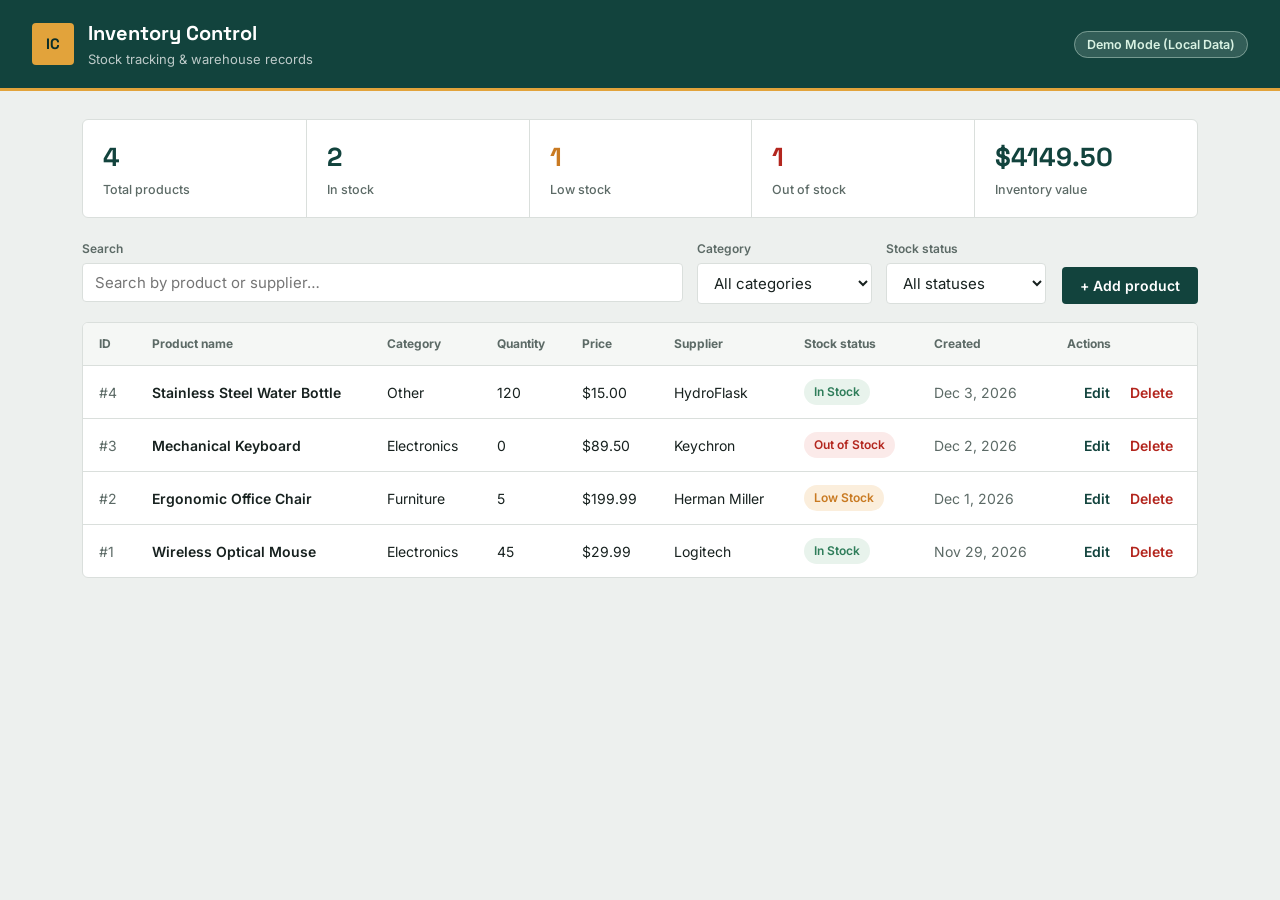
<file: index.html>
<!DOCTYPE html>
<html lang="en">
<head>
<meta charset="UTF-8" />
<meta name="viewport" content="width=device-width, initial-scale=1.0" />
<title>Inventory Control</title>
<link rel="preconnect" href="https://fonts.googleapis.com" />
<link rel="preconnect" href="https://fonts.gstatic.com" crossorigin />
<link href="https://fonts.googleapis.com/css2?family=Space+Grotesk:wght@500;600;700&family=Inter:wght@400;500;600;700&display=swap" rel="stylesheet" />
<link rel="stylesheet" href="css/style.css" />
</head>
<body>

  <!-- Top bar -->
  <header class="topbar">
    <div class="topbar__brand">
      <span class="topbar__mark">IC</span>
      <div>
        <h1 class="topbar__title">Inventory Control</h1>
        <p class="topbar__subtitle">Stock tracking &amp; warehouse records</p>
      </div>
    </div>
    <div class="topbar__meta">
      <span id="apiStatus" class="status-pill status-pill--pending">checking API…</span>
    </div>
  </header>

  <main class="page">

    <!-- Stat strip -->
    <section class="stat-strip" aria-label="Inventory summary">
      <div class="stat-strip__item">
        <span class="stat-strip__value" id="statTotal">0</span>
        <span class="stat-strip__label">Total products</span>
      </div>
      <div class="stat-strip__item">
        <span class="stat-strip__value" id="statInStock">0</span>
        <span class="stat-strip__label">In stock</span>
      </div>
      <div class="stat-strip__item stat-strip__item--warning">
        <span class="stat-strip__value" id="statLowStock">0</span>
        <span class="stat-strip__label">Low stock</span>
      </div>
      <div class="stat-strip__item stat-strip__item--danger">
        <span class="stat-strip__value" id="statOutStock">0</span>
        <span class="stat-strip__label">Out of stock</span>
      </div>
      <div class="stat-strip__item">
        <span class="stat-strip__value" id="statValue">$0.00</span>
        <span class="stat-strip__label">Inventory value</span>
      </div>
    </section>

    <!-- Toolbar -->
    <section class="toolbar">
      <div class="toolbar__filters">
        <div class="field field--search">
          <label for="searchInput" class="field__label">Search</label>
          <input type="text" id="searchInput" placeholder="Search by product or supplier…" autocomplete="off" />
        </div>
        <div class="field">
          <label for="categoryFilter" class="field__label">Category</label>
          <select id="categoryFilter">
            <option value="">All categories</option>
          </select>
        </div>
        <div class="field">
          <label for="statusFilter" class="field__label">Stock status</label>
          <select id="statusFilter">
            <option value="">All statuses</option>
            <option value="In Stock">In Stock</option>
            <option value="Low Stock">Low Stock</option>
            <option value="Out of Stock">Out of Stock</option>
          </select>
        </div>
      </div>
      <button class="btn btn--primary" id="openAddModalBtn" type="button">+ Add product</button>
    </section>

    <!-- Table -->
    <section class="table-wrap">
      <table class="data-table" id="productTable">
        <thead>
          <tr>
            <th data-sort="id">ID</th>
            <th data-sort="product_name">Product name</th>
            <th data-sort="category">Category</th>
            <th data-sort="quantity">Quantity</th>
            <th data-sort="price">Price</th>
            <th data-sort="supplier">Supplier</th>
            <th>Stock status</th>
            <th data-sort="created_date">Created</th>
            <th class="col-actions">Actions</th>
          </tr>
        </thead>
        <tbody id="productTableBody">
          <!-- rows injected by js/app.js -->
        </tbody>
      </table>

      <div class="table-empty" id="tableEmptyState" hidden>
        <p class="table-empty__title">No products found</p>
        <p class="table-empty__hint">Try clearing your filters, or add your first product.</p>
      </div>

      <div class="table-loading" id="tableLoadingState">
        <p>Loading products…</p>
      </div>
    </section>

  </main>

  <!-- Add / Edit modal -->
  <div class="modal-overlay" id="productModalOverlay" hidden>
    <div class="modal" role="dialog" aria-modal="true" aria-labelledby="modalTitle">
      <div class="modal__header">
        <h2 class="modal__title" id="modalTitle">Add product</h2>
        <button class="modal__close" id="closeModalBtn" type="button" aria-label="Close">&times;</button>
      </div>

      <form id="productForm" class="modal__form" novalidate>
        <input type="hidden" id="productId" />

        <div class="form-row">
          <label for="productName">Product name <span class="required">*</span></label>
          <input type="text" id="productName" maxlength="150" required />
          <span class="form-error" id="err-productName"></span>
        </div>

        <div class="form-row form-row--split">
          <div>
            <label for="category">Category <span class="required">*</span></label>
            <select id="category" required></select>
            <span class="form-error" id="err-category"></span>
          </div>
          <div>
            <label for="supplier">Supplier <span class="required">*</span></label>
            <input type="text" id="supplier" maxlength="150" required />
            <span class="form-error" id="err-supplier"></span>
          </div>
        </div>

        <div class="form-row form-row--split">
          <div>
            <label for="quantity">Quantity <span class="required">*</span></label>
            <input type="number" id="quantity" min="0" step="1" required />
            <span class="form-error" id="err-quantity"></span>
          </div>
          <div>
            <label for="price">Price ($) <span class="required">*</span></label>
            <input type="number" id="price" min="0" step="0.01" required />
            <span class="form-error" id="err-price"></span>
          </div>
        </div>

        <div class="form-banner form-banner--error" id="formBanner" hidden></div>

        <div class="modal__footer">
          <button type="button" class="btn btn--ghost" id="cancelModalBtn">Cancel</button>
          <button type="submit" class="btn btn--primary" id="submitBtn">Save product</button>
        </div>
      </form>
    </div>
  </div>

  <!-- Toast notifications -->
  <div id="toastContainer" class="toast-container" aria-live="polite"></div>

  <script src="js/app.js"></script>
</body>
</html>
</file>
<file: css/style.css>
/* =========================================================================
   Inventory Control — design tokens
   Palette drawn from warehouse/industrial materials: deep pine-green
   equipment paint, a mustard/amber hazard accent, and cool concrete-grey
   surfaces — rather than a generic SaaS palette.
   ========================================================================= */
:root {
  --color-bg: #EDF0EE;
  --color-surface: #FFFFFF;
  --color-surface-sunken: #F5F7F5;

  --color-primary: #12433D;
  --color-primary-dark: #0B2E2A;
  --color-primary-tint: #E6EEEC;

  --color-accent: #E2A33B;
  --color-accent-dark: #B87F22;

  --color-text: #17211F;
  --color-muted: #5C6A66;
  --color-border: #DADFDC;

  --color-success: #2F7D5A;
  --color-success-tint: #E8F3EC;
  --color-warning: #C97A22;
  --color-warning-tint: #FBEEDC;
  --color-danger: #B3261E;
  --color-danger-tint: #FBEAE9;

  --font-display: 'Space Grotesk', 'Segoe UI', sans-serif;
  --font-body: 'Inter', 'Segoe UI', sans-serif;

  --radius-sm: 4px;
  --radius-md: 6px;

  --shadow-modal: 0 12px 40px rgba(11, 46, 42, 0.24);
}

* { box-sizing: border-box; }

html, body {
  margin: 0;
  padding: 0;
  background: var(--color-bg);
  color: var(--color-text);
  font-family: var(--font-body);
  font-size: 15px;
  line-height: 1.5;
}

h1, h2, h3 {
  font-family: var(--font-display);
  margin: 0;
}

button, input, select {
  font-family: inherit;
  font-size: inherit;
}

/* =========================================================================
   Top bar
   ========================================================================= */
.topbar {
  display: flex;
  align-items: center;
  justify-content: space-between;
  padding: 18px 32px;
  background: var(--color-primary);
  color: #FFFFFF;
  border-bottom: 3px solid var(--color-accent);
}

.topbar__brand {
  display: flex;
  align-items: center;
  gap: 14px;
}

.topbar__mark {
  display: grid;
  place-items: center;
  width: 42px;
  height: 42px;
  border-radius: var(--radius-sm);
  background: var(--color-accent);
  color: var(--color-primary-dark);
  font-family: var(--font-display);
  font-weight: 700;
  font-size: 15px;
  letter-spacing: 0.02em;
}

.topbar__title {
  font-size: 20px;
  font-weight: 700;
  color: #FFFFFF;
}

.topbar__subtitle {
  margin: 2px 0 0;
  font-size: 13px;
  color: rgba(255, 255, 255, 0.72);
}

.status-pill {
  font-size: 12.5px;
  padding: 5px 12px;
  border-radius: 999px;
  font-weight: 600;
  border: 1px solid transparent;
}

.status-pill--pending {
  background: rgba(255, 255, 255, 0.12);
  color: #FFFFFF;
}

.status-pill--ok {
  background: rgba(255, 255, 255, 0.14);
  color: #D9F2E3;
  border-color: rgba(217, 242, 227, 0.4);
}

.status-pill--error {
  background: rgba(179, 38, 30, 0.85);
  color: #FFF;
}

/* =========================================================================
   Page layout
   ========================================================================= */
.page {
  max-width: 1180px;
  margin: 0 auto;
  padding: 28px 32px 64px;
}

/* Stat strip: a single divided panel, not a row of shadowed cards */
.stat-strip {
  display: grid;
  grid-template-columns: repeat(5, 1fr);
  background: var(--color-surface);
  border: 1px solid var(--color-border);
  border-radius: var(--radius-md);
  overflow: hidden;
  margin-bottom: 22px;
}

.stat-strip__item {
  padding: 18px 20px;
  border-left: 1px solid var(--color-border);
  display: flex;
  flex-direction: column;
  gap: 4px;
}

.stat-strip__item:first-child { border-left: none; }

.stat-strip__value {
  font-family: var(--font-display);
  font-size: 26px;
  font-weight: 700;
  color: var(--color-primary);
}

.stat-strip__item--warning .stat-strip__value { color: var(--color-warning); }
.stat-strip__item--danger .stat-strip__value { color: var(--color-danger); }

.stat-strip__label {
  font-size: 12.5px;
  color: var(--color-muted);
  font-weight: 500;
}

/* =========================================================================
   Toolbar
   ========================================================================= */
.toolbar {
  display: flex;
  align-items: flex-end;
  justify-content: space-between;
  gap: 16px;
  margin-bottom: 18px;
  flex-wrap: wrap;
}

.toolbar__filters {
  display: flex;
  gap: 14px;
  flex-wrap: wrap;
  flex: 1;
}

.field {
  display: flex;
  flex-direction: column;
  gap: 5px;
  min-width: 160px;
}

.field--search { flex: 1; min-width: 220px; }

.field__label {
  font-size: 12px;
  font-weight: 600;
  color: var(--color-muted);
  text-transform: none;
}

.field input,
.field select,
.toolbar select,
.toolbar input {
  padding: 9px 12px;
  border: 1px solid var(--color-border);
  border-radius: var(--radius-sm);
  background: var(--color-surface);
  color: var(--color-text);
}

.field input:focus,
.field select:focus {
  outline: 2px solid var(--color-primary);
  outline-offset: 1px;
  border-color: var(--color-primary);
}

/* =========================================================================
   Buttons
   ========================================================================= */
.btn {
  border: none;
  border-radius: var(--radius-sm);
  padding: 10px 18px;
  font-weight: 600;
  font-size: 14px;
  cursor: pointer;
  transition: transform 0.05s ease, background-color 0.15s ease;
}

.btn:active { transform: translateY(1px); }

.btn--primary {
  background: var(--color-primary);
  color: #FFFFFF;
}
.btn--primary:hover { background: var(--color-primary-dark); }

.btn--ghost {
  background: transparent;
  color: var(--color-text);
  border: 1px solid var(--color-border);
}
.btn--ghost:hover { background: var(--color-surface-sunken); }

.btn--danger-text {
  background: transparent;
  color: var(--color-danger);
  border: none;
  padding: 4px 8px;
  font-weight: 600;
}
.btn--danger-text:hover { text-decoration: underline; }

.btn--edit-text {
  background: transparent;
  color: var(--color-primary);
  border: none;
  padding: 4px 8px;
  font-weight: 600;
}
.btn--edit-text:hover { text-decoration: underline; }

/* =========================================================================
   Table
   ========================================================================= */
.table-wrap {
  background: var(--color-surface);
  border: 1px solid var(--color-border);
  border-radius: var(--radius-md);
  overflow: hidden;
}

.data-table {
  width: 100%;
  border-collapse: collapse;
}

.data-table thead th {
  text-align: left;
  font-size: 12px;
  font-weight: 700;
  color: var(--color-muted);
  background: var(--color-surface-sunken);
  padding: 12px 16px;
  border-bottom: 1px solid var(--color-border);
  white-space: nowrap;
  cursor: pointer;
  user-select: none;
}

.data-table thead th:hover { color: var(--color-primary); }

.data-table tbody td {
  padding: 13px 16px;
  border-bottom: 1px solid var(--color-border);
  font-size: 14px;
  vertical-align: middle;
}

.data-table tbody tr:last-child td { border-bottom: none; }
.data-table tbody tr:hover { background: var(--color-surface-sunken); }

.col-actions { text-align: right; }

.cell-name { font-weight: 600; }
.cell-muted { color: var(--color-muted); }

.badge {
  display: inline-block;
  padding: 4px 10px;
  border-radius: 999px;
  font-size: 12px;
  font-weight: 600;
  white-space: nowrap;
}

.badge--in-stock { background: var(--color-success-tint); color: var(--color-success); }
.badge--low-stock { background: var(--color-warning-tint); color: var(--color-warning); }
.badge--out-of-stock { background: var(--color-danger-tint); color: var(--color-danger); }

.table-empty, .table-loading {
  padding: 48px 24px;
  text-align: center;
  color: var(--color-muted);
}

.table-empty__title {
  font-weight: 700;
  color: var(--color-text);
  margin: 0 0 4px;
  font-family: var(--font-display);
}
.table-empty__hint { margin: 0; font-size: 13.5px; }

/* =========================================================================
   Modal
   ========================================================================= */
.modal-overlay {
  position: fixed;
  inset: 0;
  background: rgba(11, 46, 42, 0.45);
  display: flex;
  align-items: center;
  justify-content: center;
  padding: 20px;
  z-index: 100;
}

.modal-overlay[hidden] { display: none; }

.modal {
  width: 100%;
  max-width: 480px;
  background: var(--color-surface);
  border-radius: var(--radius-md);
  box-shadow: var(--shadow-modal);
  max-height: 90vh;
  overflow-y: auto;
}

.modal__header {
  display: flex;
  align-items: center;
  justify-content: space-between;
  padding: 18px 22px;
  border-bottom: 1px solid var(--color-border);
}

.modal__title { font-size: 18px; font-weight: 700; }

.modal__close {
  background: none;
  border: none;
  font-size: 22px;
  line-height: 1;
  cursor: pointer;
  color: var(--color-muted);
  padding: 2px 6px;
}
.modal__close:hover { color: var(--color-text); }

.modal__form { padding: 20px 22px; }

.form-row { margin-bottom: 16px; display: flex; flex-direction: column; gap: 6px; }

.form-row--split {
  display: grid;
  grid-template-columns: 1fr 1fr;
  gap: 16px;
}
.form-row--split > div { display: flex; flex-direction: column; gap: 6px; }

.form-row label {
  font-size: 13px;
  font-weight: 600;
  color: var(--color-text);
}

.required { color: var(--color-danger); }

.form-row input,
.form-row select {
  padding: 10px 12px;
  border: 1px solid var(--color-border);
  border-radius: var(--radius-sm);
  width: 100%;
}

.form-row input:focus,
.form-row select:focus {
  outline: 2px solid var(--color-primary);
  outline-offset: 1px;
  border-color: var(--color-primary);
}

.form-row input.invalid,
.form-row select.invalid {
  border-color: var(--color-danger);
}

.form-error {
  font-size: 12.5px;
  color: var(--color-danger);
  min-height: 15px;
  display: block;
}

.form-banner {
  padding: 10px 12px;
  border-radius: var(--radius-sm);
  font-size: 13.5px;
  margin-bottom: 14px;
}

.form-banner--error {
  background: var(--color-danger-tint);
  color: var(--color-danger);
}

.modal__footer {
  display: flex;
  justify-content: flex-end;
  gap: 10px;
  margin-top: 6px;
}

/* =========================================================================
   Toasts
   ========================================================================= */
.toast-container {
  position: fixed;
  bottom: 22px;
  right: 22px;
  display: flex;
  flex-direction: column;
  gap: 10px;
  z-index: 200;
}

.toast {
  min-width: 240px;
  max-width: 340px;
  padding: 13px 16px;
  border-radius: var(--radius-sm);
  color: #FFFFFF;
  font-size: 14px;
  font-weight: 500;
  box-shadow: 0 8px 24px rgba(0,0,0,0.18);
  animation: toast-in 0.18s ease;
}

@keyframes toast-in {
  from { opacity: 0; transform: translateY(6px); }
  to { opacity: 1; transform: translateY(0); }
}

.toast--success { background: var(--color-success); }
.toast--error { background: var(--color-danger); }
.toast--info { background: var(--color-primary); }

/* =========================================================================
   Responsive
   ========================================================================= */
@media (max-width: 900px) {
  .stat-strip { grid-template-columns: repeat(2, 1fr); }
  .stat-strip__item:nth-child(3) { border-left: none; }
}

@media (max-width: 720px) {
  .page { padding: 20px 16px 48px; }
  .topbar { padding: 16px 18px; }
  .toolbar { flex-direction: column; align-items: stretch; }
  .toolbar__filters { flex-direction: column; }
  .form-row--split { grid-template-columns: 1fr; }

  .table-wrap { overflow-x: auto; }
  .data-table { min-width: 720px; }
}

@media (max-width: 480px) {
  .stat-strip { grid-template-columns: repeat(2, 1fr); }
}
</file>
